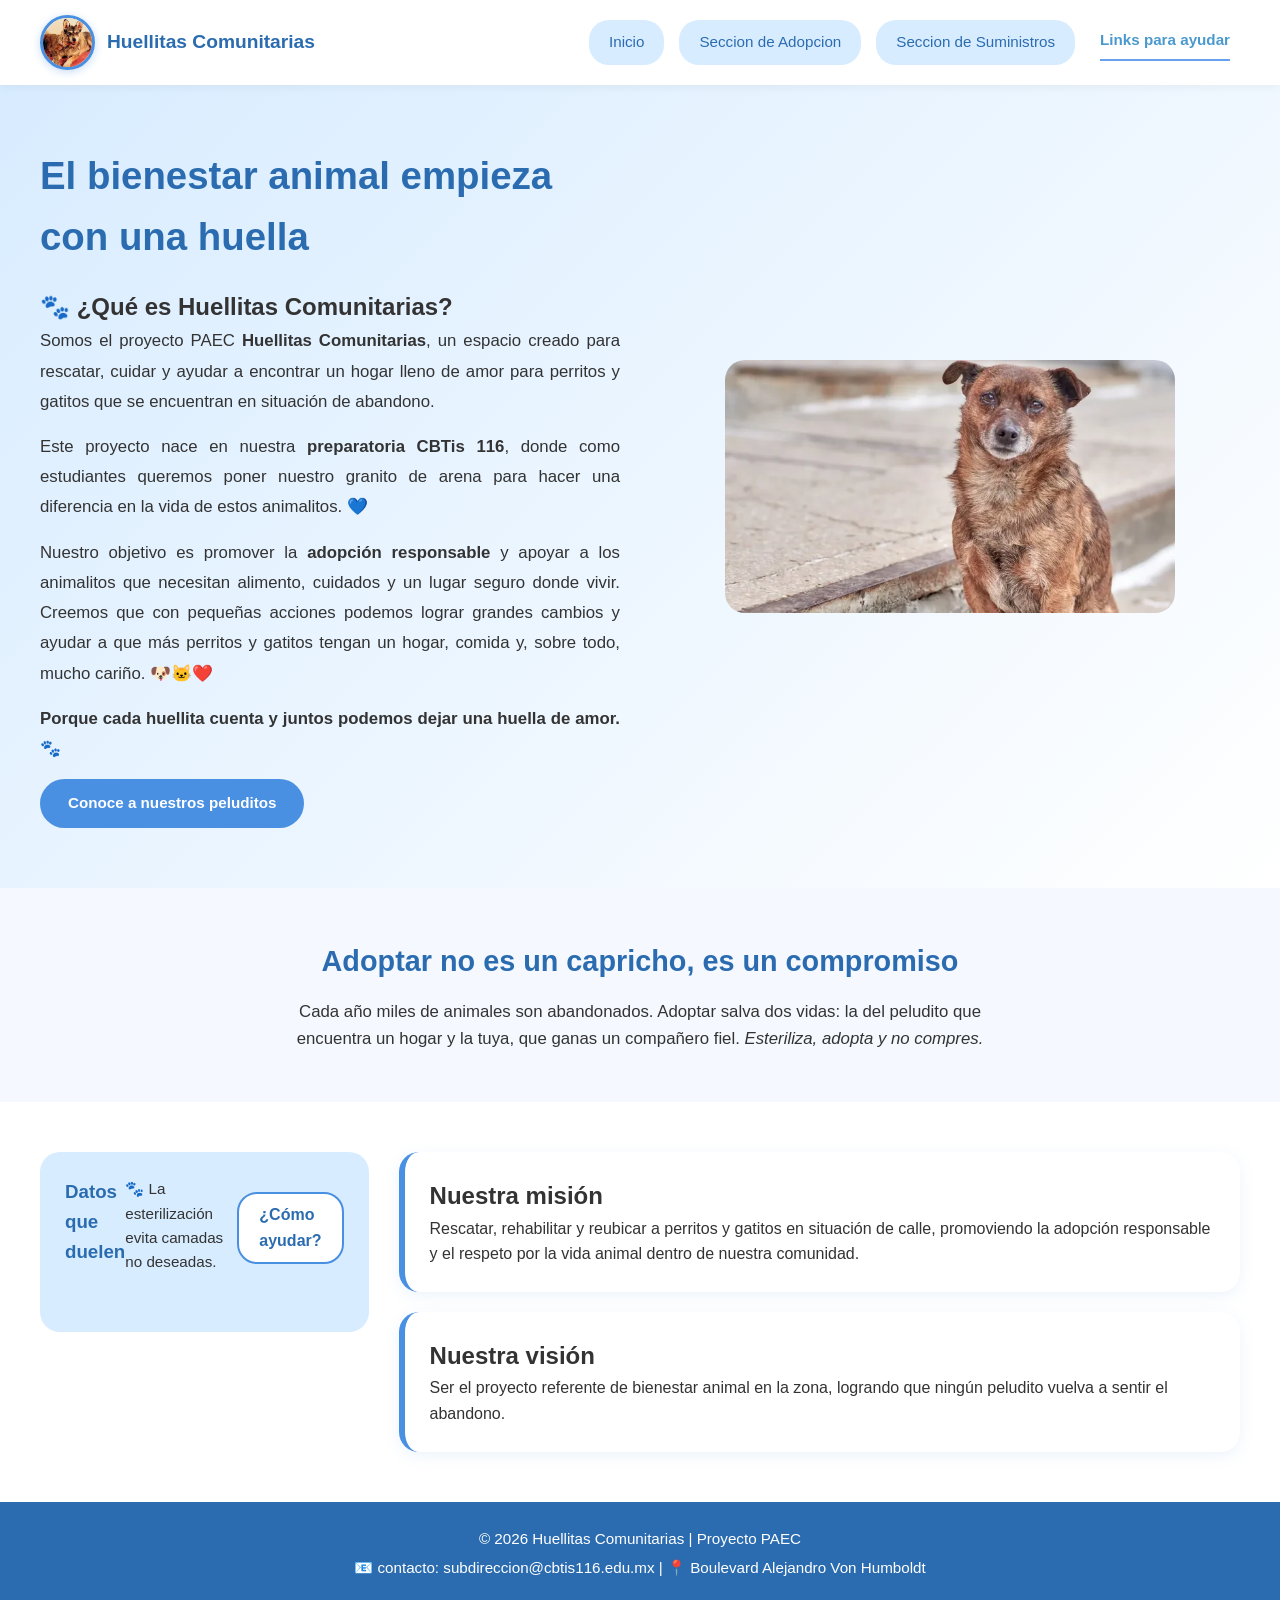
<file: index.html>
<!DOCTYPE html>
<html lang="es">
<head>
    <meta charset="UTF-8">
    <meta name="viewport" content="width=device-width, initial-scale=1.0">
    <title>Huellitas Comunitarias | Inicio</title>
    <link rel="stylesheet" href="estilo.css">
</head>

<body>

    <!-- ============ HEADER ============ -->
    <header class="cabecera">
        <div class="logo">
            <img src="img/bebes.jpg" alt="Logo Huellitas Comunitarias" class="logo-circular">
            <span class="nombre-sitio">Huellitas Comunitarias</span>
        </div>

       <nav class="barra-navegacion">
            <a href="index.html" class="boton-nav">Inicio</a>
            <a href="adopciones.html" class="boton-nav">Seccion de Adopcion</a>
            <a href="donaciones.html" class="boton-nav">Seccion de Suministros</a>
            <a href="links.html" class="boton-nav boton-especial activo">Links para ayudar</a>
        </nav>
    </header>

    <!-- ============ HERO ============ -->
    <section class="hero">
        <div class="hero-texto">
            <h1>El bienestar animal empieza con una huella</h1>
            <h2>🐾 ¿Qué es Huellitas Comunitarias?</h2>

            <p>
                Somos el proyecto PAEC <strong>Huellitas Comunitarias</strong>, un espacio creado
                para rescatar, cuidar y ayudar a encontrar un hogar lleno de amor para perritos
                y gatitos que se encuentran en situación de abandono.
            </p>
            <p>
                Este proyecto nace en nuestra <strong>preparatoria CBTis 116</strong>, donde como
                estudiantes queremos poner nuestro granito de arena para hacer una diferencia
                en la vida de estos animalitos. 💙
            </p>
            <p>
                Nuestro objetivo es promover la <strong>adopción responsable</strong> y apoyar a los
                animalitos que necesitan alimento, cuidados y un lugar seguro donde vivir.
                Creemos que con pequeñas acciones podemos lograr grandes cambios y ayudar a que
                más perritos y gatitos tengan un hogar, comida y, sobre todo, mucho cariño. 🐶🐱❤️
            </p>
            <p>
                <strong>Porque cada huellita cuenta y juntos podemos dejar una huella de amor. 🐾</strong>
            </p>

            <a href="adopciones.html" class="boton-principal">Conoce a nuestros peluditos</a>
        </div>

        <div class="hero-imagen">
            <img src="img/vidita.jpg" alt="Perro y gato rescatados">
        </div>
    </section>

    <!-- ============ MENSAJE DE CONCIENTIZACIÓN ============ -->
    <section class="mensaje">
        <h2>Adoptar no es un capricho, es un compromiso</h2>
        <p>
            Cada año miles de animales son abandonados. Adoptar salva dos vidas: la del
            peludito que encuentra un hogar y la tuya, que ganas un compañero fiel.
            <em>Esteriliza, adopta y no compres.</em>
        </p>
    </section>

    <!-- ============ MAIN: ASIDE + SECTION ============ -->
    <main class="contenedor-principal">

        <aside class="barra-lateral">
            <h3>Datos que duelen</h3>
            <ul>
                <li>🐾 La esterilización evita camadas no deseadas.</li>
            </ul>
            <a href="donaciones.html" class="boton-secundario">¿Cómo ayudar?</a>
        </aside>

        <section class="contenido" style="width:72%; display:flex; flex-direction:column; gap:20px;">
            <article class="tarjeta" style="background:#fff; padding:25px; border-radius:20px; box-shadow:0 4px 15px rgba(74,144,226,0.1); border-left:6px solid #4a90e2;">
                <h2>Nuestra misión</h2>
                <p>
                    Rescatar, rehabilitar y reubicar a perritos y gatitos en situación de calle,
                    promoviendo la adopción responsable y el respeto por la vida animal dentro
                    de nuestra comunidad.
                </p>
            </article>

            <article class="tarjeta" style="background:#fff; padding:25px; border-radius:20px; box-shadow:0 4px 15px rgba(74,144,226,0.1); border-left:6px solid #4a90e2;">
                <h2>Nuestra visión</h2>
                <p>
                    Ser el proyecto referente de bienestar animal en la zona, logrando que
                    ningún peludito vuelva a sentir el abandono.
                </p>
            </article>
        </section>
    </main>

    <!-- ============ FOOTER ============ -->
    <footer class="pie">
        <p>© 2026 Huellitas Comunitarias | Proyecto PAEC</p>
        <p>📧 contacto: subdireccion@cbtis116.edu.mx | 📍 Boulevard Alejandro Von Humboldt</p>
    </footer>

</body>
</html>
</file>
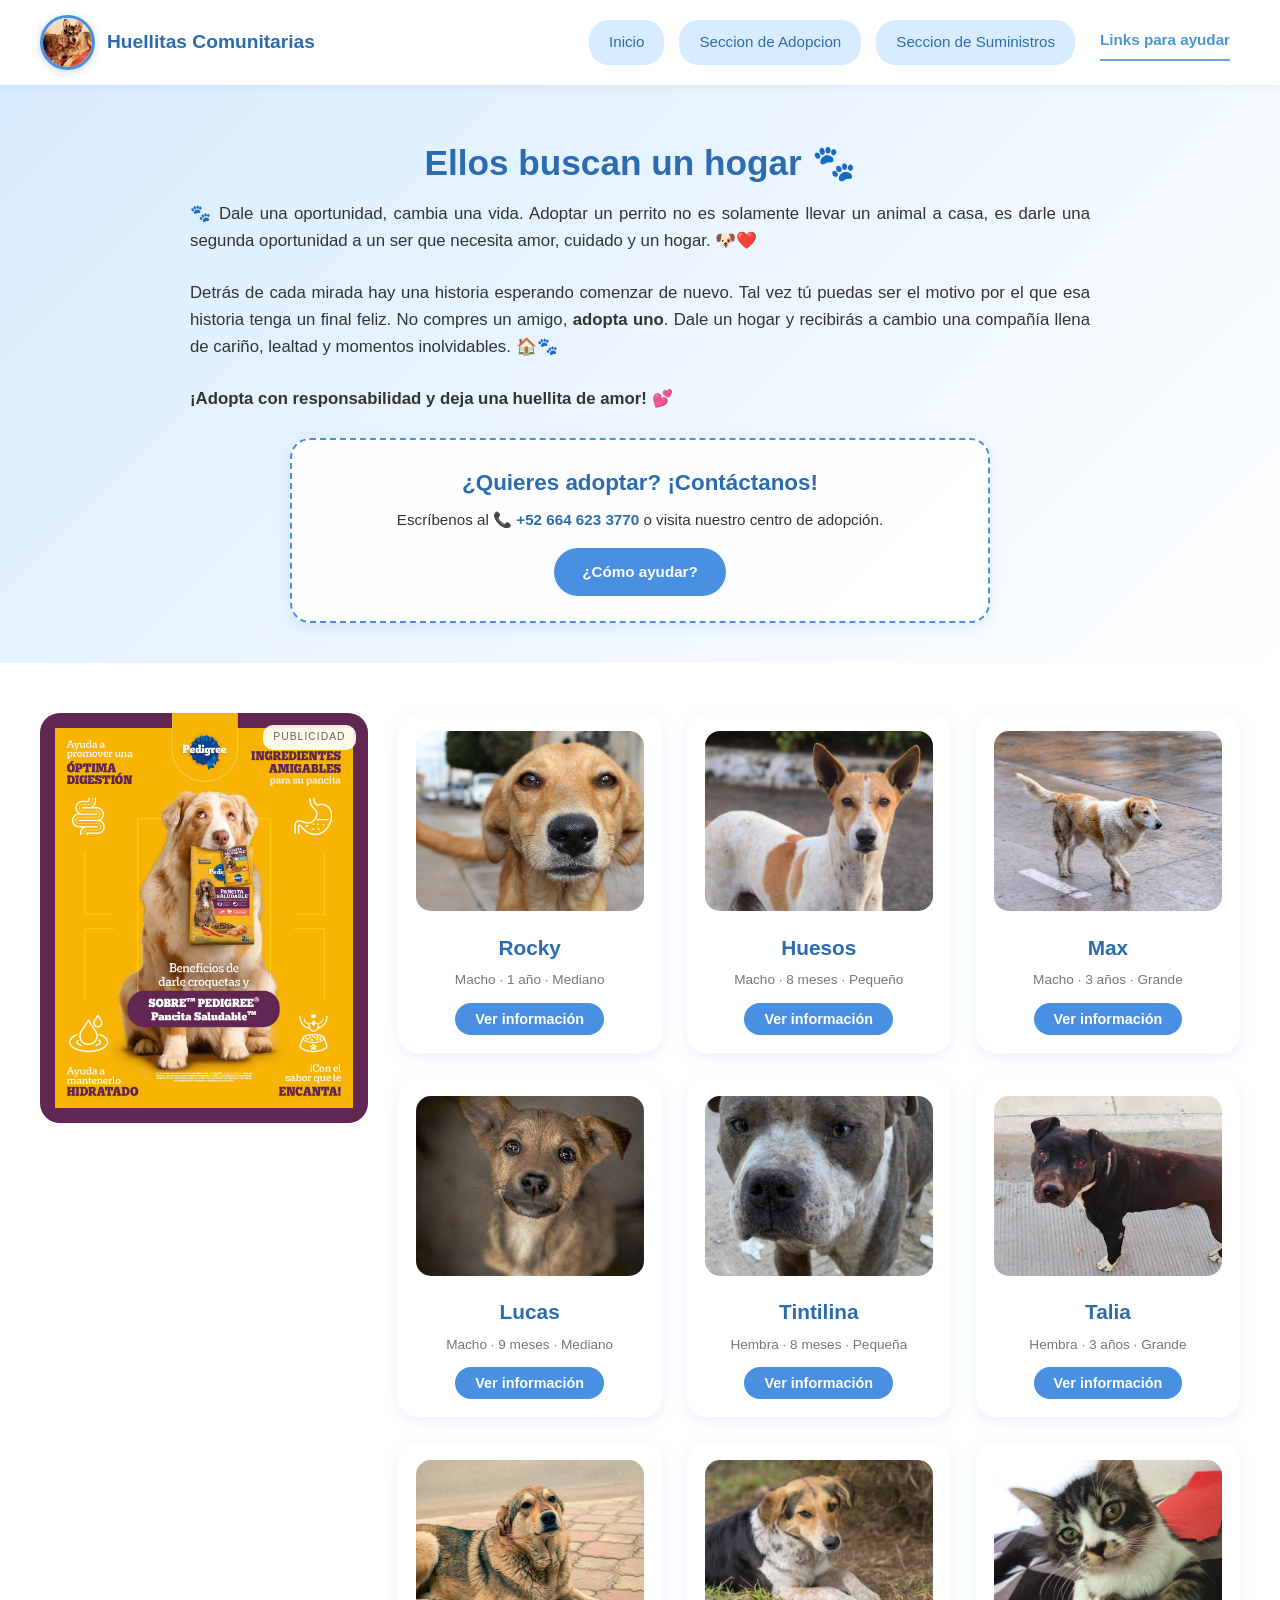
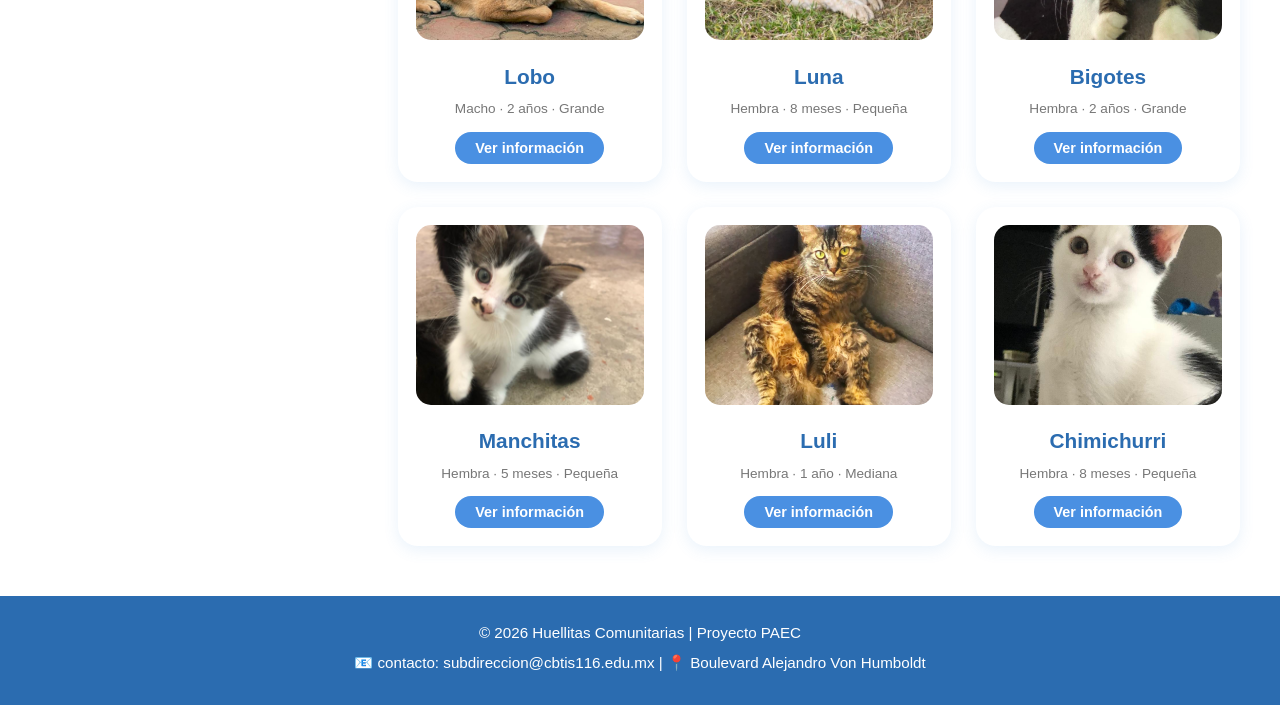
<file: adopciones.html>
<!DOCTYPE html>
<html lang="es">
<head>
    <meta charset="UTF-8">
    <meta name="viewport" content="width=device-width, initial-scale=1.0">
    <title>Huellitas Comunitarias | Adopciones</title>
    <link rel="stylesheet" href="estilo.css">
</head>

<body>

    <!-- ============ HEADER ============ -->
    <header class="cabecera">
        <div class="logo">
            <img src="img/bebes.jpg" alt="Logo Huellitas Comunitarias" class="logo-circular">
            <span class="nombre-sitio">Huellitas Comunitarias</span>
        </div>

        <nav class="barra-navegacion">
            <a href="index.html" class="boton-nav">Inicio</a>
            <a href="adopciones.html" class="boton-nav">Seccion de Adopcion</a>
            <a href="donaciones.html" class="boton-nav">Seccion de Suministros</a>
            <a href="links.html" class="boton-nav boton-especial activo">Links para ayudar</a>
        </nav>
    </header>

    <!-- ============ TÍTULO + CTA ============ -->
    <section class="titulo-seccion">
        <h1>Ellos buscan un hogar 🐾</h1>

        <p>
            🐾 Dale una oportunidad, cambia una vida. Adoptar un perrito no es solamente llevar
            un animal a casa, es darle una segunda oportunidad a un ser que necesita amor,
            cuidado y un hogar. 🐶❤️
        </p>
        <p>
            Detrás de cada mirada hay una historia esperando comenzar de nuevo. Tal vez tú
            puedas ser el motivo por el que esa historia tenga un final feliz. No compres un
            amigo, <strong>adopta uno</strong>. Dale un hogar y recibirás a cambio una compañía
            llena de cariño, lealtad y momentos inolvidables. 🏠🐾
        </p>
        <p>
            <strong>¡Adopta con responsabilidad y deja una huellita de amor! 💕</strong>
        </p>

        <div class="cta-adopcion">
            <h2>¿Quieres adoptar? ¡Contáctanos!</h2>
            <p>Escríbenos al <strong>📞 +52 664 623 3770</strong> o visita nuestro centro de adopción.</p>
            <a href="donaciones.html" class="boton-principal">¿Cómo ayudar?</a>
        </div>
    </section>

    <!-- ============ MAIN: ASIDE + GALERÍA ============ -->
    <main class="contenedor-principal">

        <aside class="barra-lateral anuncio">
            <div class="anuncio-unico">
                <span class="etiqueta-anuncio">Publicidad</span>
                <img src="img/anuncio.jpg" alt="Anuncio Doritos" class="anuncio-img-full">
            </div>
        </aside>

        <section class="galeria">

            <!-- Rocky -->
            <article class="ficha">
                <img src="img/Rocky.jpg" alt="Rocky, perrito adoptable" class="foto-mascota">
                <h2>Rocky</h2>
                <p class="etiqueta-ficha">Macho · 1 año · Mediano</p>
                <button class="boton-ficha" onclick="verInfo('rocky')">Ver información</button>
                <div class="info-oculta" id="rocky">
                    <p><strong>Rescatado:</strong> Hace 6 meses en la colonia Centro.</p>
                    <p><strong>Personalidad:</strong> Juguetón, cariñoso y muy fiel.</p>
                    <p><strong>Vacunas:</strong> Completo esquema aplicado.</p>
                    <p><strong>Esterilizado:</strong> Sí.</p>
                </div>
            </article>

            <!-- Huesos -->
            <article class="ficha">
                <img src="img/huesitos.jpg" alt="Huesos, perrito adoptable" class="foto-mascota">
                <h2>Huesos</h2>
                <p class="etiqueta-ficha">Macho · 8 meses · Pequeño</p>
                <button class="boton-ficha" onclick="verInfo('huesos')">Ver información</button>
                <div class="info-oculta" id="huesos">
                    <p><strong>Rescatado:</strong> Hace 3 meses, encontrado en un parque.</p>
                    <p><strong>Personalidad:</strong> Tranquilo, mimoso y algo tímido.</p>
                    <p><strong>Vacunas:</strong> Completo esquema aplicado.</p>
                    <p><strong>Esterilizado:</strong> Sí.</p>
                </div>
            </article>

            <!-- Max -->
            <article class="ficha">
                <img src="img/max.jpg" alt="Max, perrito adoptable" class="foto-mascota">
                <h2>Max</h2>
                <p class="etiqueta-ficha">Macho · 3 años · Grande</p>
                <button class="boton-ficha" onclick="verInfo('max')">Ver información</button>
                <div class="info-oculta" id="max">
                    <p><strong>Rescatado:</strong> Hace 1 año, tras un accidente.</p>
                    <p><strong>Personalidad:</strong> Noble, protector y muy leal.</p>
                    <p><strong>Vacunas:</strong> Completo esquema aplicado.</p>
                    <p><strong>Esterilizado:</strong> Sí.</p>
                </div>
            </article>

            <!-- Lucas -->
            <article class="ficha">
                <img src="img/luquitas.jpg" alt="Lucas, perrito adoptable" class="foto-mascota">
                <h2>Lucas</h2>
                <p class="etiqueta-ficha">Macho · 9 meses · Mediano</p>
                <button class="boton-ficha" onclick="verInfo('lucas')">Ver información</button>
                <div class="info-oculta" id="lucas">
                    <p><strong>Rescatado:</strong> Hace 6 meses en la colonia Centro.</p>
                    <p><strong>Personalidad:</strong> Juguetón, cariñoso y muy fiel.</p>
                    <p><strong>Vacunas:</strong> Completo esquema aplicado.</p>
                    <p><strong>Esterilizado:</strong> Sí.</p>
                </div>
            </article>

            <!-- Tintilina -->
            <article class="ficha">
                <img src="img/tintilina.jpg" alt="Tintilina, gatita adoptable" class="foto-mascota">
                <h2>Tintilina</h2>
                <p class="etiqueta-ficha">Hembra · 8 meses · Pequeña</p>
                <button class="boton-ficha" onclick="verInfo('tintilina')">Ver información</button>
                <div class="info-oculta" id="tintilina">
                    <p><strong>Rescatada:</strong> Hace 3 meses, encontrada en un parque.</p>
                    <p><strong>Personalidad:</strong> Tranquila, mimosa y algo tímida.</p>
                    <p><strong>Vacunas:</strong> Completo esquema aplicado.</p>
                    <p><strong>Esterilizada:</strong> Sí.</p>
                </div>
            </article>

            <!-- Talia -->
            <article class="ficha">
                <img src="img/Talia.jpg" alt="Talia, perrita adoptable" class="foto-mascota">
                <h2>Talia</h2>
                <p class="etiqueta-ficha">Hembra · 3 años · Grande</p>
                <button class="boton-ficha" onclick="verInfo('talia')">Ver información</button>
                <div class="info-oculta" id="talia">
                    <p><strong>Rescatada:</strong> Hace 1 año, tras un accidente.</p>
                    <p><strong>Personalidad:</strong> Noble, protectora y muy leal.</p>
                    <p><strong>Vacunas:</strong> Completo esquema aplicado.</p>
                    <p><strong>Esterilizada:</strong> Sí.</p>
                </div>
            </article>

            <!-- Lobo -->
            <article class="ficha">
                <img src="img/lobito.jpg" alt="Lobo, perrito adoptable" class="foto-mascota">
                <h2>Lobo</h2>
                <p class="etiqueta-ficha">Macho · 2 años · Grande</p>
                <button class="boton-ficha" onclick="verInfo('lobo')">Ver información</button>
                <div class="info-oculta" id="lobo">
                    <p><strong>Rescatado:</strong> Hace 6 meses en la colonia Centro.</p>
                    <p><strong>Personalidad:</strong> Juguetón, cariñoso y muy fiel.</p>
                    <p><strong>Vacunas:</strong> Completo esquema aplicado.</p>
                    <p><strong>Esterilizado:</strong> Sí.</p>
                </div>
            </article>

            <!-- Luna -->
            <article class="ficha">
                <img src="img/lunita.jpg" alt="Luna, perrita adoptable" class="foto-mascota">
                <h2>Luna</h2>
                <p class="etiqueta-ficha">Hembra · 8 meses · Pequeña</p>
                <button class="boton-ficha" onclick="verInfo('luna')">Ver información</button>
                <div class="info-oculta" id="luna">
                    <p><strong>Rescatada:</strong> Hace 3 meses, encontrada en un parque.</p>
                    <p><strong>Personalidad:</strong> Tranquila, mimosa y algo tímida.</p>
                    <p><strong>Vacunas:</strong> Completo esquema aplicado.</p>
                    <p><strong>Esterilizada:</strong> Sí.</p>
                </div>
            </article>

            <!-- Bigotes -->
            <article class="ficha">
                <img src="img/Bigotes.jpg" alt="Bigotes, mascota adoptable" class="foto-mascota">
                <h2>Bigotes</h2>
                <p class="etiqueta-ficha">Hembra · 2 años · Grande</p>
                <button class="boton-ficha" onclick="verInfo('bigotes')">Ver información</button>
                <div class="info-oculta" id="bigotes">
                    <p><strong>Rescatado:</strong> Hace 1 año, bajo la lluvia.</p>
                    <p><strong>Personalidad:</strong> Noble, protector y muy leal.</p>
                    <p><strong>Vacunas:</strong> Completo esquema aplicado.</p>
                    <p><strong>Esterilizado:</strong> Sí.</p>
                </div>
            </article>

            <!-- Manchitas -->
            <article class="ficha">
                <img src="img/manchas.jpg" alt="Manchitas, mascota adoptable" class="foto-mascota">
                <h2>Manchitas</h2>
                <p class="etiqueta-ficha">Hembra · 5 meses · Pequeña</p>
                <button class="boton-ficha" onclick="verInfo('manchitas')">Ver información</button>
                <div class="info-oculta" id="manchitas">
                    <p><strong>Rescatada:</strong> Hace 1 año, tras un accidente.</p>
                    <p><strong>Personalidad:</strong> Noble, protectora y muy leal.</p>
                    <p><strong>Vacunas:</strong> Completo esquema aplicado.</p>
                    <p><strong>Esterilizada:</strong> Sí.</p>
                </div>
            </article>

            <!-- Luli -->
            <article class="ficha">
                <img src="img/luli.jpg" alt="Luli, perrita adoptable" class="foto-mascota">
                <h2>Luli</h2>
                <p class="etiqueta-ficha">Hembra · 1 año · Mediana</p>
                <button class="boton-ficha" onclick="verInfo('luli')">Ver información</button>
                <div class="info-oculta" id="luli">
                    <p><strong>Rescatada:</strong> Hace 6 meses en la colonia Centro.</p>
                    <p><strong>Personalidad:</strong> Juguetona, cariñosa y muy fiel.</p>
                    <p><strong>Vacunas:</strong> Completo esquema aplicado.</p>
                    <p><strong>Esterilizada:</strong> Sí.</p>
                </div>
            </article>

            <!-- Chimichurri -->
            <article class="ficha">
                <img src="img/chimichurri.jpg" alt="Chimichurri, perrita adoptable" class="foto-mascota">
                <h2>Chimichurri</h2>
                <p class="etiqueta-ficha">Hembra · 8 meses · Pequeña</p>
                <button class="boton-ficha" onclick="verInfo('chimichurri')">Ver información</button>
                <div class="info-oculta" id="chimichurri">
                    <p><strong>Rescatada:</strong> Hace 3 meses, encontrada en un parque.</p>
                    <p><strong>Personalidad:</strong> Tranquila, mimosa y algo tímida.</p>
                    <p><strong>Vacunas:</strong> Completo esquema aplicado.</p>
                    <p><strong>Esterilizada:</strong> Sí.</p>
                </div>
            </article>

        </section>
    </main>

    <!-- ============ FOOTER ============ -->
    <footer class="pie">
        <p>© 2026 Huellitas Comunitarias | Proyecto PAEC</p>
        <p>📧 contacto: subdireccion@cbtis116.edu.mx | 📍 Boulevard Alejandro Von Humboldt</p>
    </footer>

    <!-- ============ SCRIPT ============ -->
    <script>
        function verInfo(id) {
            const info = document.getElementById(id);
            if (!info) return;
            info.style.display = (info.style.display === "block") ? "none" : "block";
        }
    </script>

</body>
</html>
</file>
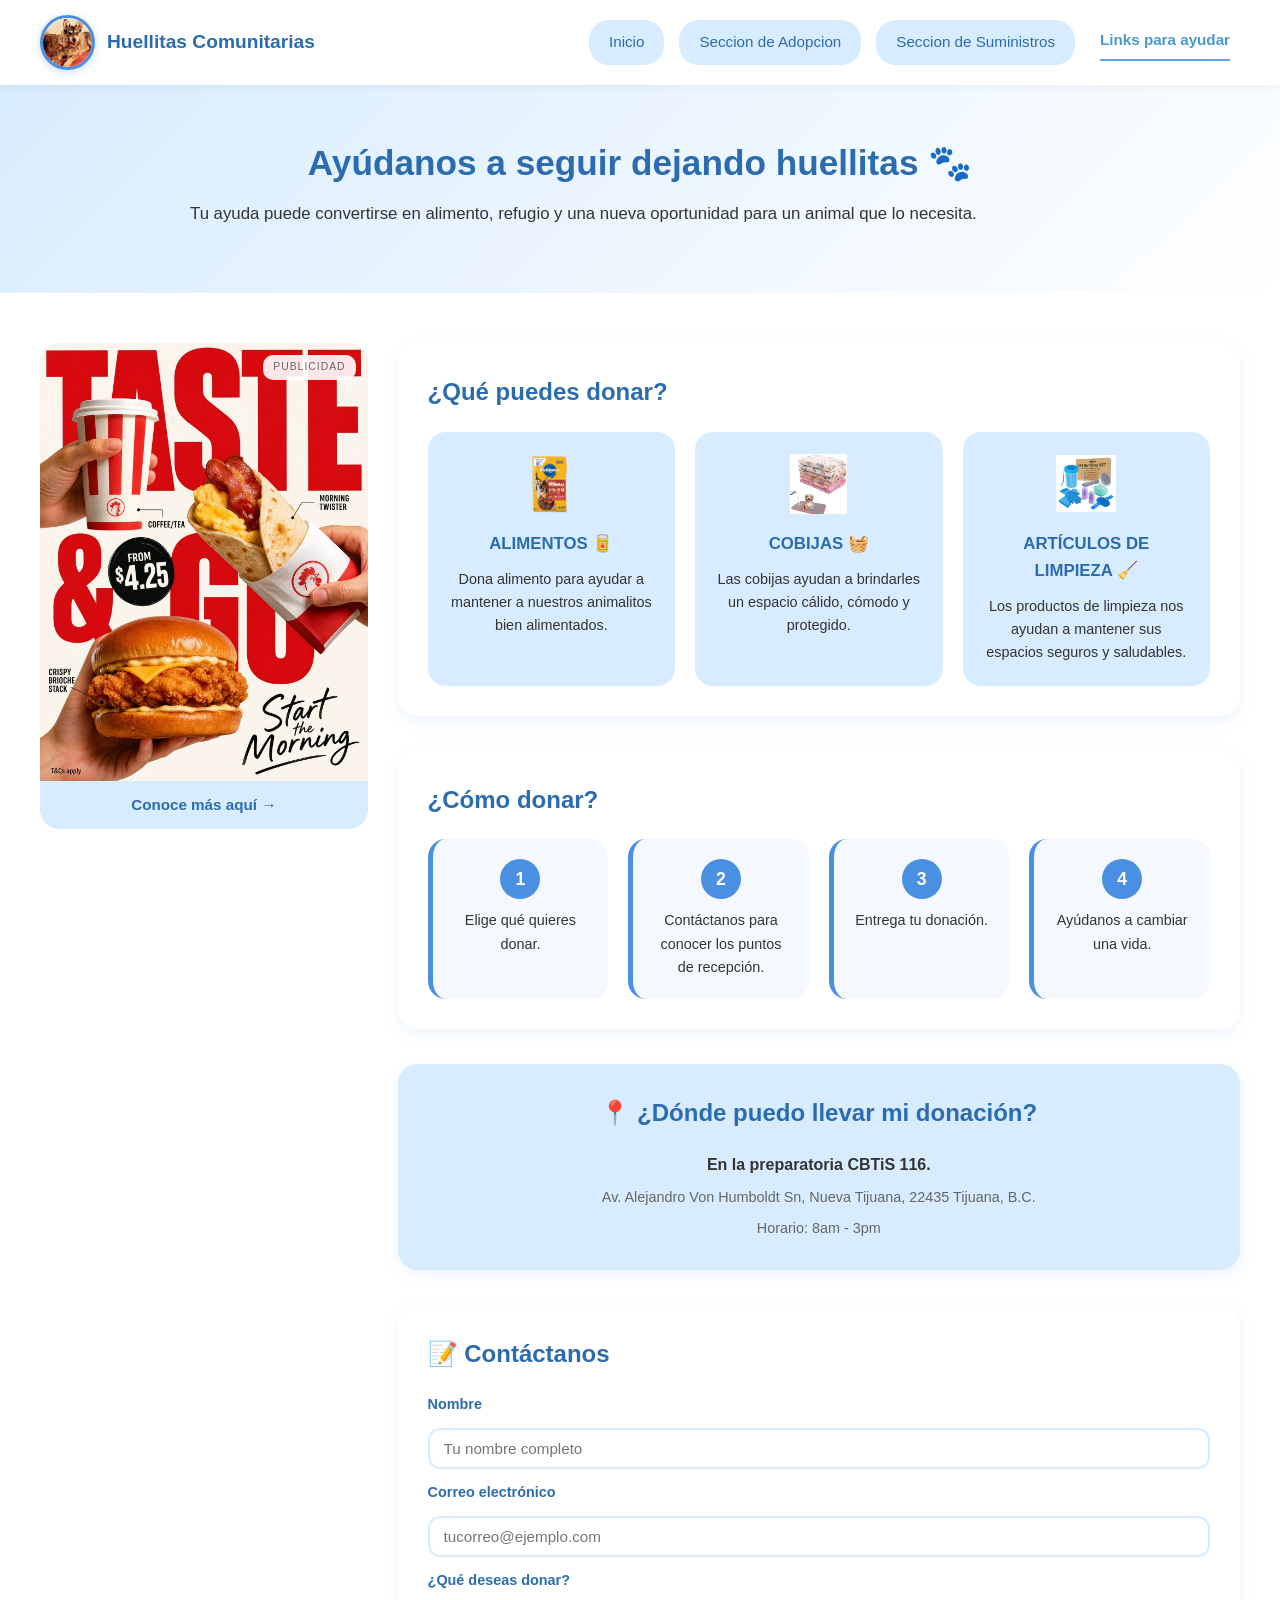
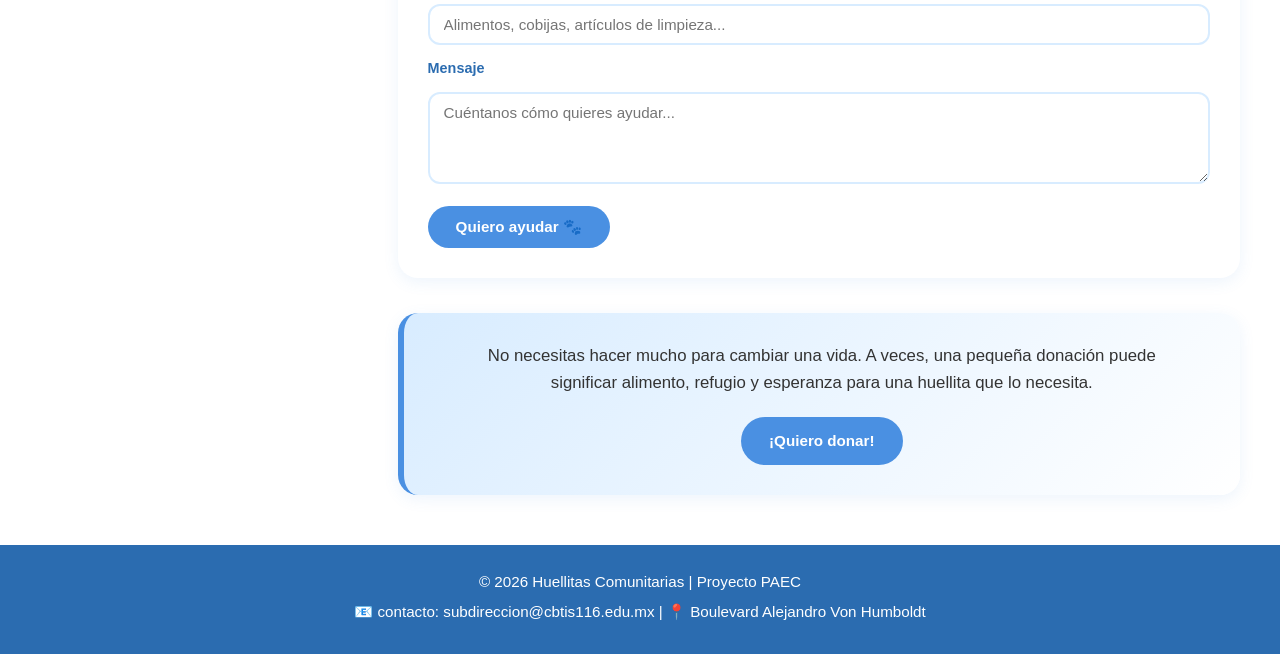
<file: donaciones.html>
<!DOCTYPE html>
<html lang="es">
<head>
    <meta charset="UTF-8">
    <meta name="viewport" content="width=device-width, initial-scale=1.0">
    <title>Huellitas Comunitarias | Donaciones</title>
    <link rel="stylesheet" href="estilo.css">
</head>

<body>

    <!-- ============ HEADER ============ -->
    <header class="cabecera">
        <div class="logo">
            <img src="img/bebes.jpg" alt="Logo Huellitas Comunitarias" class="logo-circular">
            <span class="nombre-sitio">Huellitas Comunitarias</span>
        </div>

        <nav class="barra-navegacion">
            <a href="index.html" class="boton-nav">Inicio</a>
            <a href="adopciones.html" class="boton-nav">Seccion de Adopcion</a>
            <a href="donaciones.html" class="boton-nav">Seccion de Suministros</a>
            <a href="links.html" class="boton-nav boton-especial activo">Links para ayudar</a>
        </nav>
    </header>

    <!-- ============ TÍTULO ============ -->
    <section class="titulo-seccion">
        <h1>Ayúdanos a seguir dejando huellitas 🐾</h1>
        <p>
            Tu ayuda puede convertirse en alimento, refugio y una nueva oportunidad
            para un animal que lo necesita.
        </p>
    </section>

    <!-- ============ MAIN ============ -->
    <main class="contenedor-principal">

        <aside class="barra-lateral anuncio">
            <div class="anuncio-unico">
                <span class="etiqueta-anuncio">Publicidad</span>
                <img src="img/anuncio3.jpg" alt="Anuncio de hamburguesas" class="anuncio-img-full">
                <a href="https://kfc.com.mx/" target="_blank" rel="noopener" class="boton-anuncio">
                    Conoce más aquí →
                </a>
            </div>
        </aside>

        <div class="columna-contenido">

            <!-- ====== TIPOS DE DONACIONES ====== -->
            <section class="bloque">
                <h2>¿Qué puedes donar?</h2>

                <div class="tarjetas-donacion">
                    <article class="tarjeta-donacion">
                        <img src="img/croquetas.avif" alt="Icono de alimento" class="icono-donacion">
                        <h3>ALIMENTOS 🥫</h3>
                        <p>Dona alimento para ayudar a mantener a nuestros animalitos bien alimentados.</p>
                    </article>

                    <article class="tarjeta-donacion">
                        <img src="img/sabanas.jpg" alt="Icono de cobijas" class="icono-donacion">
                        <h3>COBIJAS 🧺</h3>
                        <p>Las cobijas ayudan a brindarles un espacio cálido, cómodo y protegido.</p>
                    </article>

                    <article class="tarjeta-donacion">
                        <img src="img/limpieza.jpg" alt="Icono de artículos de limpieza" class="icono-donacion">
                        <h3>ARTÍCULOS DE LIMPIEZA 🧹</h3>
                        <p>Los productos de limpieza nos ayudan a mantener sus espacios seguros y saludables.</p>
                    </article>
                </div>
            </section>

            <!-- ====== CÓMO DONAR ====== -->
            <section class="bloque">
                <h2>¿Cómo donar?</h2>

                <div class="pasos">
                    <div class="paso">
                        <span class="numero-paso">1</span>
                        <p>Elige qué quieres donar.</p>
                    </div>
                    <div class="paso">
                        <span class="numero-paso">2</span>
                        <p>Contáctanos para conocer los puntos de recepción.</p>
                    </div>
                    <div class="paso">
                        <span class="numero-paso">3</span>
                        <p>Entrega tu donación.</p>
                    </div>
                    <div class="paso">
                        <span class="numero-paso">4</span>
                        <p>Ayúdanos a cambiar una vida.</p>
                    </div>
                </div>
            </section>

            <!-- ====== PUNTO DE ENTREGA ====== -->
            <section class="bloque bloque-entrega">
                <h2>📍 ¿Dónde puedo llevar mi donación?</h2>
                <p><strong>En la preparatoria CBTiS 116.</strong></p>
                <p class="texto-suave">Av. Alejandro Von Humboldt Sn, Nueva Tijuana, 22435 Tijuana, B.C.</p>
                <p class="texto-suave">Horario: 8am - 3pm</p>
            </section>

            <!-- ====== FORMULARIO ====== -->
            <section class="bloque">
                <h2>📝 Contáctanos</h2>

                <form class="formulario" onsubmit="event.preventDefault(); alert('¡Gracias por querer ayudar! 🐾');">
                    <label for="nombre">Nombre</label>
                    <input type="text" id="nombre" name="nombre" placeholder="Tu nombre completo" required>

                    <label for="correo">Correo electrónico</label>
                    <input type="email" id="correo" name="correo" placeholder="tucorreo@ejemplo.com" required>

                    <label for="donar">¿Qué deseas donar?</label>
                    <input type="text" id="donar" name="donar" placeholder="Alimentos, cobijas, artículos de limpieza..." required>

                    <label for="mensaje">Mensaje</label>
                    <textarea id="mensaje" name="mensaje" rows="4" placeholder="Cuéntanos cómo quieres ayudar..." required></textarea>

                    <button type="submit" class="boton-principal">Quiero ayudar 🐾</button>
                </form>
            </section>

            <!-- ====== MENSAJE FINAL ====== -->
            <section class="bloque mensaje-final">
                <p>
                    No necesitas hacer mucho para cambiar una vida. A veces, una pequeña donación
                    puede significar alimento, refugio y esperanza para una huellita que lo necesita.
                </p>
                <a href="#" class="boton-principal">¡Quiero donar!</a>
            </section>

        </div>
    </main>

    <!-- ============ FOOTER ============ -->
    <footer class="pie">
        <p>© 2026 Huellitas Comunitarias | Proyecto PAEC</p>
        <p>📧 contacto: subdireccion@cbtis116.edu.mx | 📍 Boulevard Alejandro Von Humboldt</p>
    </footer>

</body>
</html>
</file>
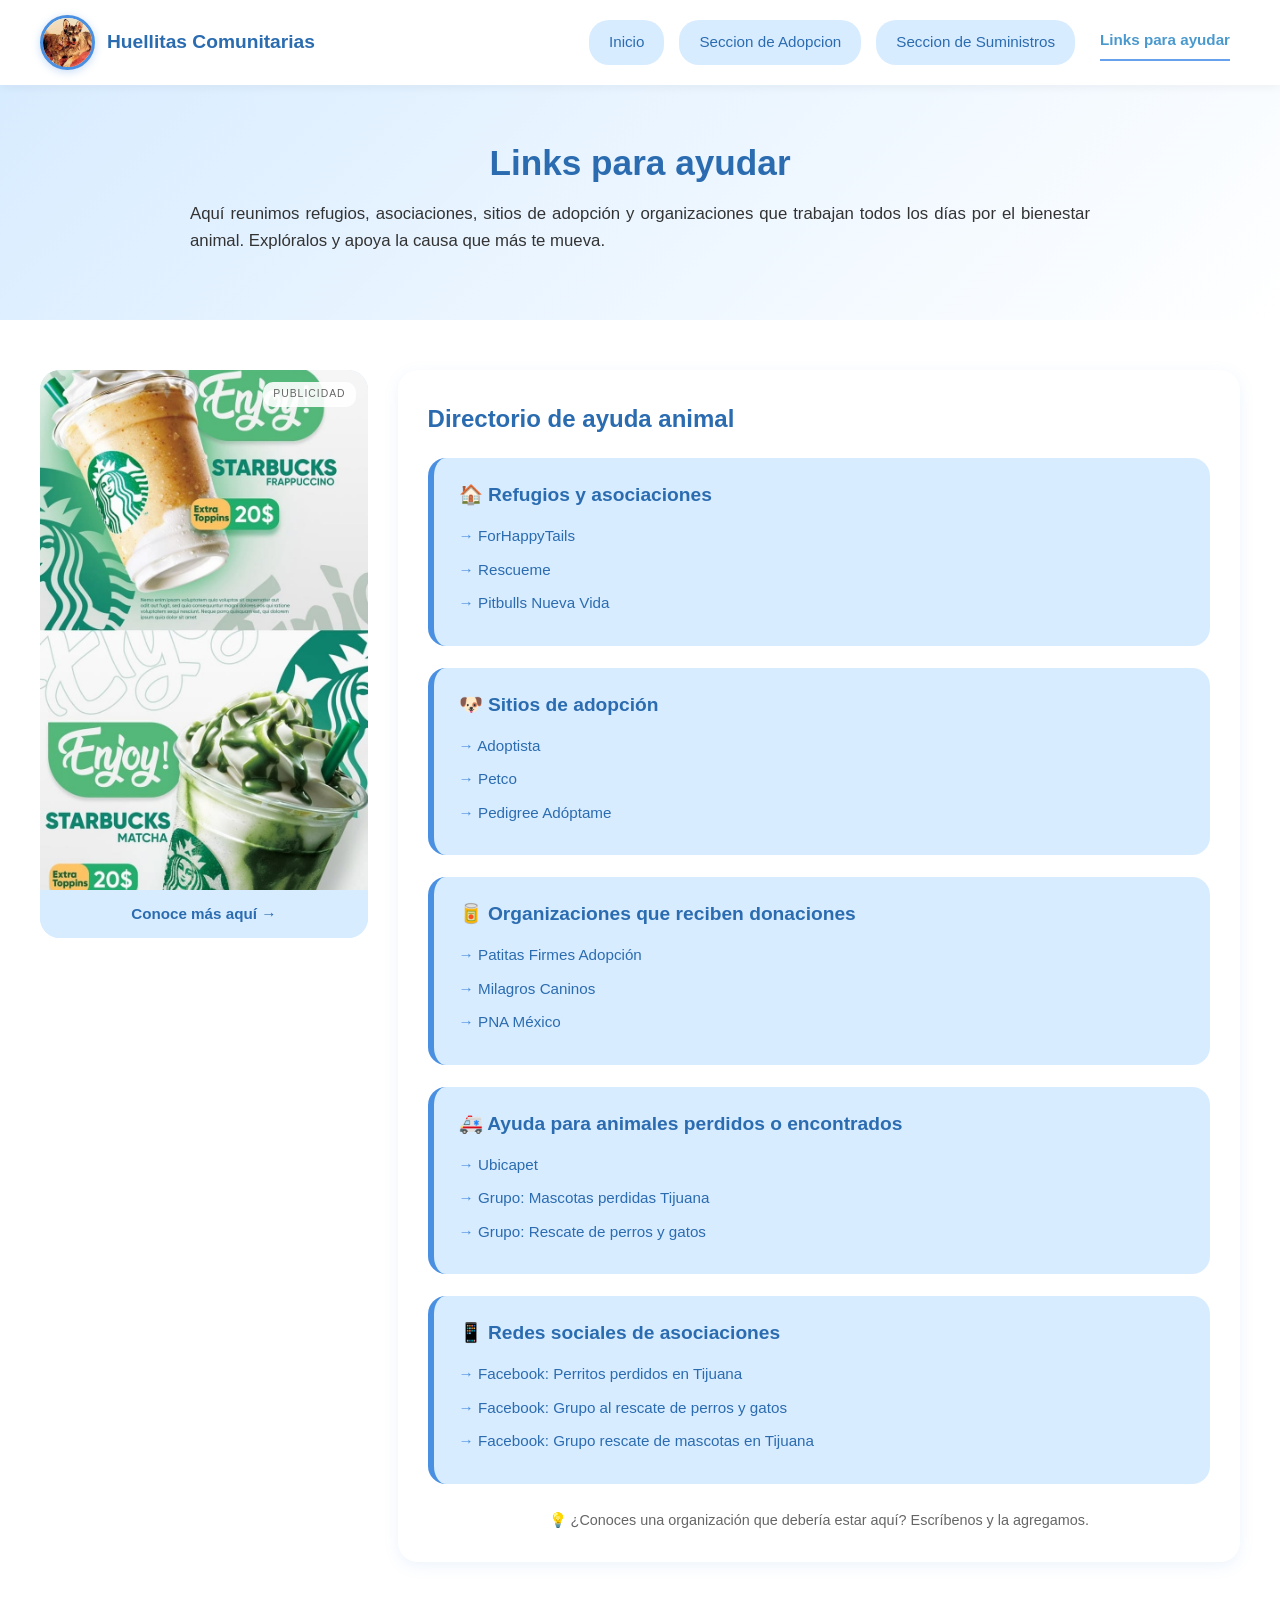
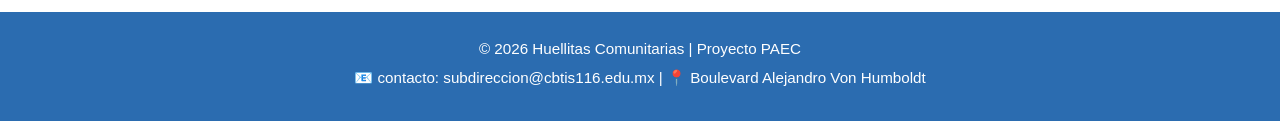
<file: links.html>
<!DOCTYPE html>
<html lang="es">
<head>
    <meta charset="UTF-8">
    <meta name="viewport" content="width=device-width, initial-scale=1.0">
    <title>Huellitas Comunitarias | Links para ayudar</title>
    <link rel="stylesheet" href="estilo.css">
</head>

<body>

    <!-- ============ HEADER ============ -->
    <header class="cabecera">
        <div class="logo">
            <img src="img/bebes.jpg" alt="Logo Huellitas Comunitarias" class="logo-circular">
            <span class="nombre-sitio">Huellitas Comunitarias</span>
        </div>

        <nav class="barra-navegacion">
            <a href="index.html" class="boton-nav">Inicio</a>
            <a href="adopciones.html" class="boton-nav">Seccion de Adopcion</a>
            <a href="donaciones.html" class="boton-nav">Seccion de Suministros</a>
            <a href="links.html" class="boton-nav boton-especial activo">Links para ayudar</a>
        </nav>
    </header>

    <!-- ============ TÍTULO ============ -->
    <section class="titulo-seccion">
        <h1>Links para ayudar</h1>
        <p>
            Aquí reunimos refugios, asociaciones, sitios de adopción y organizaciones
            que trabajan todos los días por el bienestar animal. Explóralos y apoya
            la causa que más te mueva.
        </p>
    </section>

    <!-- ============ MAIN ============ -->
    <main class="contenedor-principal">

        <aside class="barra-lateral anuncio">
            <div class="anuncio-unico">
                <span class="etiqueta-anuncio">Publicidad</span>
                <img src="img/anuncio2.jpg" alt="Anuncio" class="anuncio-img-full">
                <a href="https://www.starbucks.com.mx" target="_blank" rel="noopener" class="boton-anuncio">
                    Conoce más aquí →
                </a>
            </div>
        </aside>

        <div class="columna-contenido">

            <section class="bloque">
                <h2>Directorio de ayuda animal</h2>

                <div class="lista-links">

                    <!-- CATEGORÍA 1 -->
                    <div class="categoria-link">
                        <h3>🏠 Refugios y asociaciones</h3>
                        <ul>
                            <li><a href="https://www.facebook.com/ForHappyTails/?locale=es_LA" target="_blank" rel="noopener">ForHappyTails</a></li>
                            <li><a href="https://www.instagram.com/rescueme.tj/?hl=en" target="_blank" rel="noopener">Rescueme</a></li>
                            <li><a href="https://pitbulls-nueva-vida.ueniweb.com/" target="_blank" rel="noopener">Pitbulls Nueva Vida</a></li>
                        </ul>
                    </div>

                    <!-- CATEGORÍA 2 -->
                    <div class="categoria-link">
                        <h3>🐶 Sitios de adopción</h3>
                        <ul>
                            <li><a href="https://adoptist.com/" target="_blank" rel="noopener">Adoptista</a></li>
                            <li><a href="https://www.petco.com.mx/adopcion" target="_blank" rel="noopener">Petco</a></li>
                            <li><a href="https://www.pedigreeadoptame.mx/" target="_blank" rel="noopener">Pedigree Adóptame</a></li>
                        </ul>
                    </div>

                    <!-- CATEGORÍA 3 -->
                    <div class="categoria-link">
                        <h3>🥫 Organizaciones que reciben donaciones</h3>
                        <ul>
                            <li><a href="https://www.instagram.com/patitas_firmes_adopcion/" target="_blank" rel="noopener">Patitas Firmes Adopción</a></li>
                            <li><a href="https://www.milagroscaninos.org/ayudar/" target="_blank" rel="noopener">Milagros Caninos</a></li>
                            <li><a href="https://pnamexico.com/donaciones/" target="_blank" rel="noopener">PNA México</a></li>
                        </ul>
                    </div>

                    <!-- CATEGORÍA 4 -->
                    <div class="categoria-link">
                        <h3>🚑 Ayuda para animales perdidos o encontrados</h3>
                        <ul>
                            <li><a href="https://ubicapet.com.mx/" target="_blank" rel="noopener">Ubicapet</a></li>
                            <li><a href="https://www.facebook.com/groups/374540569413199/" target="_blank" rel="noopener">Grupo: Mascotas perdidas Tijuana</a></li>
                            <li><a href="https://www.facebook.com/groups/1034926796563164/" target="_blank" rel="noopener">Grupo: Rescate de perros y gatos</a></li>
                        </ul>
                    </div>

                    <!-- CATEGORÍA 5 -->
                    <div class="categoria-link">
                        <h3>📱 Redes sociales de asociaciones</h3>
                        <ul>
                            <li><a href="https://www.facebook.com/groups/430963290283041/" target="_blank" rel="noopener">Facebook: Perritos perdidos en Tijuana</a></li>
                            <li><a href="https://www.facebook.com/groups/1034926796563164/" target="_blank" rel="noopener">Facebook: Grupo al rescate de perros y gatos</a></li>
                            <li><a href="https://www.facebook.com/groups/241542586530096/" target="_blank" rel="noopener">Facebook: Grupo rescate de mascotas en Tijuana</a></li>
                        </ul>
                    </div>

                </div>

                <p class="nota-final">
                    💡 ¿Conoces una organización que debería estar aquí? Escríbenos y la agregamos.
                </p>
            </section>

        </div>
    </main>

    <!-- ============ FOOTER ============ -->
    <footer class="pie">
        <p>© 2026 Huellitas Comunitarias | Proyecto PAEC</p>
        <p>📧 contacto: subdireccion@cbtis116.edu.mx | 📍 Boulevard Alejandro Von Humboldt</p>
    </footer>

</body>
</html>
</file>
<file: estilo.css>
/* =========================================================
   HUELLITAS COMUNITARIAS - Hoja de estilo única
   ========================================================= */

/* ---------- VARIABLES DE COLOR ---------- */
:root {
    --azul-claro:  #d8ecff;
    --azul-medio:  #4a90e2;
    --azul-oscuro: #2b6cb0;
    --blanco:      #ffffff;
    --gris-texto:  #333333;
    --gris-suave:  #f5f9ff;
}

/* ---------- RESET BÁSICO ---------- */
* {
    margin: 0;
    padding: 0;
    box-sizing: border-box;
}

body {
    font-family: 'Segoe UI', Tahoma, Geneva, Verdana, sans-serif;
    color: var(--gris-texto);
    background-color: var(--blanco);
    line-height: 1.6;
}

/* ---------- ENLACES GENERALES ---------- */
a {
    color: var(--azul-medio);
    text-decoration: none;
    transition: color 0.3s;
}

a:hover {
    color: #ff8c42;
    text-decoration: underline;
}

/* =========================================================
   HEADER
   ========================================================= */
.cabecera {
    display: flex;
    justify-content: space-between;
    align-items: center;
    background-color: var(--blanco);
    padding: 15px 40px;
    box-shadow: 0 2px 10px rgba(0, 0, 0, 0.05);
    position: sticky;
    top: 0;
    z-index: 100;
}

.logo {
    display: flex;
    align-items: center;
    gap: 12px;
}

.logo-circular {
    width: 55px;
    height: 55px;
    border-radius: 50%;
    object-fit: cover;
    border: 3px solid var(--azul-medio);
    box-shadow: 0 2px 8px rgba(74, 144, 226, 0.3);
    display: block;
}

.nombre-sitio {
    font-size: 1.2rem;
    font-weight: bold;
    color: var(--azul-oscuro);
}

/* ---------- NAVEGACIÓN ---------- */
.barra-navegacion {
    display: flex;
    gap: 15px;
}

.boton-nav {
    text-decoration: none;
    color: var(--azul-oscuro);
    background-color: var(--azul-claro);
    padding: 8px 18px;
    border-radius: 20px;
    font-size: 0.95rem;
    font-weight: 500;
    transition: background-color 0.3s, color 0.3s, border-color 0.3s;
    border: 2px solid transparent;
}

.boton-nav:hover {
    background-color: var(--azul-medio);
    color: var(--blanco);
    text-decoration: none;
}

.boton-nav.activo {
    background-color: var(--azul-medio);
    color: var(--blanco);
    font-weight: bold;
}

/* ---------- Botón especial: "Links para ayudar" ---------- */
.boton-nav.boton-especial {
    background-color: transparent;
    border: none;
    color: #329cff;
    font-weight: bold;
    padding: 8px 10px;
    border-radius: 0;
    box-shadow: none;
    text-decoration: none;
    position: relative;
    transition: color 0.3s;
}

.boton-nav.boton-especial::after {
    content: "";
    position: absolute;
    left: 10px;
    right: 10px;
    bottom: 4px;
    height: 2px;
    background-color: #66a1ee;
    transform: scaleX(0);
    transition: transform 0.3s ease;
    transform-origin: center;
}

.boton-nav.boton-especial:hover {
    background-color: transparent;
    color: #83dcff;
    text-decoration: none;
}

.boton-nav.boton-especial:hover::after {
    transform: scaleX(1);
}

.boton-nav.boton-especial.activo {
    background-color: transparent;
    color: #4a99ce;
    text-decoration: none;
}

.boton-nav.boton-especial.activo::after {
    transform: scaleX(1);
}

/* =========================================================
   TÍTULO SECCIÓN
   ========================================================= */
.titulo-seccion {
    text-align: center;
    padding: 50px 40px 40px;
    background: linear-gradient(135deg, var(--azul-claro), var(--blanco));
}

.titulo-seccion h1 {
    font-size: 2.2rem;
    color: var(--azul-oscuro);
    margin-bottom: 10px;
}

.titulo-seccion > p {
    font-size: 1.05rem;
    color: var(--gris-texto);
    margin-bottom: 25px;
    text-align: justify;
    max-width: 900px;
    margin-left: auto;
    margin-right: auto;
}

/* =========================================================
   BOTONES GLOBALES
   ========================================================= */
.boton-principal {
    display: inline-block;
    background-color: var(--azul-medio);
    color: var(--blanco);
    padding: 12px 28px;
    border-radius: 25px;
    text-decoration: none;
    font-weight: bold;
    transition: background-color 0.3s;
    border: none;
    cursor: pointer;
    font-size: 0.95rem;
    font-family: inherit;
}

.boton-principal:hover {
    background-color: var(--azul-oscuro);
    color: var(--blanco);
    text-decoration: none;
}

.boton-secundario {
    display: inline-block;
    margin-top: 15px;
    background-color: var(--blanco);
    color: var(--azul-oscuro);
    padding: 8px 20px;
    border-radius: 20px;
    text-decoration: none;
    font-weight: bold;
    border: 2px solid var(--azul-medio);
    transition: background-color 0.3s, color 0.3s;
}

.boton-secundario:hover {
    background-color: var(--azul-medio);
    color: var(--blanco);
}

/* =========================================================
   HERO (INDEX)
   ========================================================= */
.hero {
    display: flex;
    align-items: center;
    justify-content: space-between;
    gap: 40px;
    background: linear-gradient(135deg, var(--azul-claro), var(--blanco));
    padding: 60px 40px;
}

.hero-texto {
    flex: 1;
}

.hero-texto h1 {
    font-size: 2.4rem;
    color: var(--azul-oscuro);
    margin-bottom: 20px;
}

.hero-texto p {
    font-size: 1.05rem;
    line-height: 1.8;
    margin-bottom: 15px;
    text-align: justify;
    hyphens: auto;
    -webkit-hyphens: auto;
    color: var(--gris-texto);
}

.hero-imagen {
    flex: 1;
}

.hero-imagen img {
    width: 100%;
    max-width: 450px;
    border-radius: 20px;
    display: block;
    margin: 0 auto;
}

/* =========================================================
   MENSAJE DE CONCIENTIZACIÓN
   ========================================================= */
.mensaje {
    text-align: center;
    padding: 50px 40px;
    background-color: var(--gris-suave);
}

.mensaje h2 {
    font-size: 1.8rem;
    color: var(--azul-oscuro);
    margin-bottom: 15px;
}

.mensaje p {
    max-width: 700px;
    margin: 0 auto;
    font-size: 1.05rem;
}

/* =========================================================
   MAIN: ASIDE + CONTENIDO
   ========================================================= */
.contenedor-principal {
    display: flex;
    gap: 30px;
    padding: 50px 40px;
    align-items: stretch;
}

.barra-lateral {
    width: 28%;
    background-color: var(--azul-claro);
    padding: 25px;
    border-radius: 20px;
    display: flex;
    align-items: flex-start;
    height: fit-content;
}

.barra-lateral h3 {
    color: var(--azul-oscuro);
    margin-bottom: 15px;
}

.barra-lateral ul {
    list-style: none;
    margin-bottom: 20px;
}

.barra-lateral li {
    margin-bottom: 12px;
    font-size: 0.95rem;
}

.barra-lateral.anuncio {
    padding: 0;
    overflow: hidden;
}

.anuncio-unico {
    position: relative;
    width: 100%;
    display: flex;
    flex-direction: column;
}

.anuncio-img-full {
    width: 100%;
    height: auto;
    max-height: 520px;
    object-fit: cover;
    object-position: center;
    display: block;
    border-radius: 0;
}

.etiqueta-anuncio {
    position: absolute;
    top: 12px;
    right: 12px;
    background-color: rgba(255, 255, 255, 0.9);
    padding: 4px 10px;
    border-radius: 10px;
    font-size: 0.65rem;
    color: #666;
    text-transform: uppercase;
    letter-spacing: 1px;
    z-index: 2;
}

.boton-anuncio {
    display: block;
    text-align: center;
    background-color: var(--azul-claro);
    color: var(--azul-oscuro);
    text-decoration: none;
    font-weight: bold;
    font-size: 0.95rem;
    padding: 12px 10px;
    transition: color 0.3s, background-color 0.3s;
}

.boton-anuncio:hover {
    background-color: var(--azul-medio);
    color: var(--blanco);
    text-decoration: none;
}

/* =========================================================
   COLUMNA CONTENIDO
   ========================================================= */
.columna-contenido {
    width: 72%;
    display: flex;
    flex-direction: column;
    gap: 35px;
}

.bloque {
    background-color: var(--blanco);
    padding: 30px;
    border-radius: 20px;
    box-shadow: 0 4px 15px rgba(74, 144, 226, 0.1);
}

.bloque h2 {
    color: var(--azul-oscuro);
    font-size: 1.5rem;
    margin-bottom: 20px;
}

/* =========================================================
   GALERÍA (ADOPCIONES)
   ========================================================= */
.galeria {
    width: 72%;
    display: grid;
    grid-template-columns: repeat(auto-fit, minmax(220px, 1fr));
    gap: 25px;
    align-content: start;
}

.ficha {
    background-color: var(--blanco);
    padding: 18px;
    border-radius: 20px;
    box-shadow: 0 4px 15px rgba(74, 144, 226, 0.12);
    text-align: center;
    transition: transform 0.3s, box-shadow 0.3s;
}

.ficha:hover {
    transform: translateY(-5px);
    box-shadow: 0 8px 22px rgba(74, 144, 226, 0.25);
}

.foto-mascota {
    width: 100%;
    height: 180px;
    object-fit: cover;
    border-radius: 15px;
    margin-bottom: 12px;
    cursor: pointer;
    transition: transform 0.3s;
}

.foto-mascota:hover {
    transform: scale(1.03);
}

.ficha h2 {
    color: var(--azul-oscuro);
    font-size: 1.3rem;
    margin-bottom: 5px;
}

.etiqueta-ficha {
    font-size: 0.85rem;
    color: #777;
    margin-bottom: 12px;
}

.boton-ficha {
    background-color: var(--azul-medio);
    color: var(--blanco);
    border: none;
    padding: 8px 20px;
    border-radius: 20px;
    font-size: 0.9rem;
    font-weight: bold;
    cursor: pointer;
    transition: background-color 0.3s, transform 0.2s;
    font-family: inherit;
}

.boton-ficha:hover {
    background-color: var(--azul-oscuro);
    transform: scale(1.05);
}

.info-oculta {
    display: none;
    margin-top: 15px;
    padding: 12px;
    background-color: var(--azul-claro);
    border-radius: 12px;
    text-align: left;
    font-size: 0.85rem;
    color: var(--gris-texto);
}

.info-oculta p {
    margin-bottom: 6px;
}

/* =========================================================
   TARJETAS DONACIÓN
   ========================================================= */
.tarjetas-donacion {
    display: grid;
    grid-template-columns: repeat(auto-fit, minmax(200px, 1fr));
    gap: 20px;
}

.tarjeta-donacion {
    background-color: var(--azul-claro);
    padding: 22px;
    border-radius: 18px;
    text-align: center;
    transition: transform 0.3s, box-shadow 0.3s;
}

.tarjeta-donacion:hover {
    transform: translateY(-5px);
    box-shadow: 0 8px 20px rgba(74, 144, 226, 0.25);
}

.icono-donacion {
    width: 60px;
    height: 60px;
    object-fit: contain;
    margin-bottom: 10px;
}

.tarjeta-donacion h3 {
    color: var(--azul-oscuro);
    font-size: 1.05rem;
    margin-bottom: 10px;
}

.tarjeta-donacion p {
    font-size: 0.9rem;
    color: var(--gris-texto);
}

/* =========================================================
   PASOS
   ========================================================= */
.pasos {
    display: grid;
    grid-template-columns: repeat(auto-fit, minmax(180px, 1fr));
    gap: 20px;
}

.paso {
    background-color: var(--gris-suave);
    padding: 20px;
    border-radius: 18px;
    text-align: center;
    border-left: 5px solid var(--azul-medio);
}

.numero-paso {
    display: inline-flex;
    justify-content: center;
    align-items: center;
    width: 40px;
    height: 40px;
    background-color: var(--azul-medio);
    color: var(--blanco);
    font-weight: bold;
    border-radius: 50%;
    margin-bottom: 10px;
    font-size: 1.1rem;
}

.paso p {
    font-size: 0.9rem;
    color: var(--gris-texto);
}

/* =========================================================
   PUNTO DE ENTREGA
   ========================================================= */
.bloque-entrega {
    background-color: var(--azul-claro);
    text-align: center;
}

.bloque-entrega .texto-suave {
    font-size: 0.9rem;
    color: #666;
    margin-top: 8px;
}

/* =========================================================
   FORMULARIO
   ========================================================= */
.formulario {
    display: flex;
    flex-direction: column;
    gap: 12px;
}

.formulario label {
    font-weight: bold;
    color: var(--azul-oscuro);
    font-size: 0.9rem;
}

.formulario input,
.formulario textarea {
    padding: 10px 14px;
    border: 2px solid var(--azul-claro);
    border-radius: 12px;
    font-family: inherit;
    font-size: 0.95rem;
    outline: none;
    transition: border-color 0.3s;
}

.formulario input:focus,
.formulario textarea:focus {
    border-color: var(--azul-medio);
}

.formulario button {
    align-self: flex-start;
    margin-top: 10px;
}

/* =========================================================
   MENSAJE FINAL
   ========================================================= */
.mensaje-final {
    background: linear-gradient(135deg, var(--azul-claro), var(--blanco));
    text-align: center;
    border-left: 6px solid var(--azul-medio);
}

.mensaje-final p {
    font-size: 1.05rem;
    color: var(--gris-texto);
    margin-bottom: 20px;
    max-width: 700px;
    margin-left: auto;
    margin-right: auto;
}

/* =========================================================
   CTA (ADOPCIONES)
   ========================================================= */
.cta-adopcion {
    max-width: 700px;
    margin: 0 auto;
    background-color: rgba(255, 255, 255, 0.85);
    padding: 25px 30px;
    border-radius: 20px;
    box-shadow: 0 4px 15px rgba(74, 144, 226, 0.15);
    border: 2px dashed var(--azul-medio);
}

.cta-adopcion h2 {
    color: var(--azul-oscuro);
    font-size: 1.4rem;
    margin-bottom: 8px;
}

.cta-adopcion p {
    color: var(--gris-texto);
    font-size: 0.95rem;
    margin-bottom: 15px;
}

.cta-adopcion strong {
    color: var(--azul-oscuro);
}

/* =========================================================
   LISTA DE LINKS (LINKS.HTML)
   ========================================================= */
.lista-links {
    display: flex;
    flex-direction: column;
    gap: 22px;
}

.categoria-link {
    background-color: var(--azul-claro);
    padding: 22px 25px;
    border-radius: 18px;
    border-left: 6px solid var(--azul-medio);
    transition: transform 0.3s, box-shadow 0.3s;
}

.categoria-link:hover {
    transform: translateX(5px);
    box-shadow: 0 6px 18px rgba(74, 144, 226, 0.2);
}

.categoria-link h3 {
    color: var(--azul-oscuro);
    font-size: 1.2rem;
    margin-bottom: 12px;
}

.categoria-link ul {
    list-style: none;
    padding: 0;
}

.categoria-link li {
    margin-bottom: 8px;
}

.categoria-link a {
    color: var(--azul-oscuro);
    text-decoration: none;
    font-size: 0.95rem;
    transition: color 0.3s, padding-left 0.3s;
    display: inline-block;
}

.categoria-link a:hover {
    color: #ff8c42;
    padding-left: 6px;
    text-decoration: underline;
}

.categoria-link a::before {
    content: "→ ";
    color: var(--azul-medio);
}

.nota-final {
    margin-top: 25px;
    font-size: 0.9rem;
    color: #666;
    text-align: center;
}

/* =========================================================
   FOOTER
   ========================================================= */
.pie {
    background-color: var(--azul-oscuro);
    color: var(--blanco);
    text-align: center;
    padding: 25px 20px;
    font-size: 0.95rem;
}

.pie p {
    margin-bottom: 5px;
}

/* =========================================================
   RESPONSIVE
   ========================================================= */
@media (max-width: 768px) {
    .cabecera {
        flex-direction: column;
        gap: 15px;
        padding: 15px 20px;
    }

    .barra-navegacion {
        flex-wrap: wrap;
        justify-content: center;
    }

    .hero {
        flex-direction: column;
        padding: 40px 20px;
        text-align: center;
    }

    .contenedor-principal {
        flex-direction: column;
        padding: 30px 20px;
    }

    .barra-lateral,
    .galeria,
    .columna-contenido {
        width: 100%;
    }

    .anuncio-img-full {
        max-height: 300px;
    }

    .titulo-seccion h1 {
        font-size: 1.6rem;
    }

    .bloque {
        padding: 20px;
    }
}
</file>
